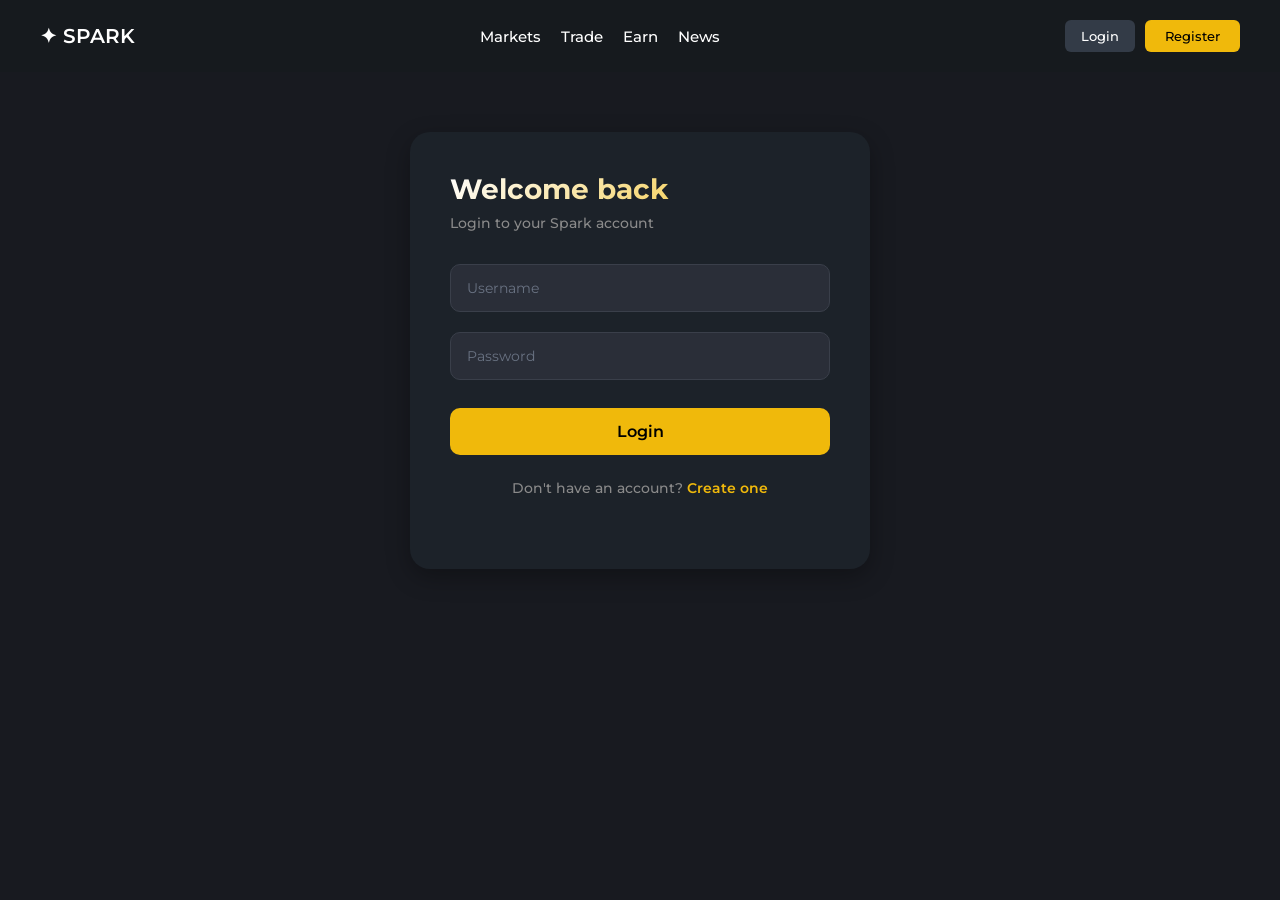
<file: auth.html>
<!DOCTYPE html>
<html lang="en">
<head>
        <!-- Google tag (gtag.js) -->
<script async src="https://www.googletagmanager.com/gtag/js?id=G-CV4RYXX878"></script>
<script>
  window.dataLayer = window.dataLayer || [];
  function gtag(){dataLayer.push(arguments);}
  gtag('js', new Date());

  gtag('config', 'G-CV4RYXX878');
</script>
    <meta charset="UTF-8">
    <meta name="viewport" content="width=device-width, initial-scale=1.0">
    <title>Spark | Login & Register</title>
    <link rel="stylesheet" href="style.css">
    <link rel="stylesheet" href="auth.css">
</head>

<body>
    <header class="header">
        <div class="logo">
            ✦ SPARK
        </div>
        <nav class="nav">
            <a href="index.html">Markets</a>
            <a href="#">Trade</a>
            <a href="#">Earn</a>
            <a href="#">News</a>
        </nav>
        <div class="header-actions">
            <button class="login" onclick="switchForm('login')">Login</button>
            <button class="reg" onclick="switchForm('register')">Register</button>
        </div>
    </header>

    <div class="auth-container">
        <div class="auth-card">
            <!-- Форма входа -->
            <div id="login-form" class="auth-form active">
                <h2>Welcome back</h2>
                <p>Login to your Spark account</p>
                
                <div class="input-field">
                    <input type="text" id="login-username" placeholder="Username" autocomplete="off">
                </div>
                <div class="input-field">
                    <input type="password" id="login-password" placeholder="Password">
                </div>
                
                <button class="auth-button" onclick="handleLogin()">Login</button>
                
                <p class="switch-text">
                    Don't have an account? 
                    <span onclick="switchForm('register')">Create one</span>
                </p>
            </div>

            <!-- Форма регистрации -->
            <div id="register-form" class="auth-form">
                <h2>Create account</h2>
                <p>Join Spark and start tracking crypto</p>
                
                <div class="input-field">
                    <input type="text" id="reg-username" placeholder="Username" autocomplete="off">
                </div>
                <div class="input-field">
                    <input type="email" id="reg-email" placeholder="Email (optional)">
                </div>
                <div class="input-field">
                    <input type="password" id="reg-password" placeholder="Password">
                </div>
                <div class="input-field">
                    <input type="password" id="reg-confirm" placeholder="Confirm password">
                </div>
                
                <button class="auth-button" onclick="handleRegister()">Register</button>
                
                <p class="switch-text">
                    Already have an account? 
                    <span onclick="switchForm('login')">Login</span>
                </p>
            </div>
        </div>
    </div>

    <script src="auth.js"></script>
</body>
</html>
</file>
<file: style.css>
@import url('https://fonts.googleapis.com/css2?family=Montserrat:ital,wght@0,100..900;1,100..900&display=swap');

*{
  margin: 0;
  padding: 0;
  box-sizing: border-box;
} 

body{
  font-family: 'Montserrat', sans-serif;
  font-weight: 500;
  background: #181A20;
  color:white;
}

a {
  text-decoration: none;
}

header {
  display: flex;
  justify-content: space-between;
  align-items: center;
  padding: 20px 40px;
  background:#161a1e;
}

header .logo{
  font-weight: 600;
  font-size: 20px;
}

header nav {
  display: flex;
  gap: 20px;
}

header nav a {
  color: #fff;
  font-size: 15px;
  transition: 0.3s;
}

header nav a:hover {
  color: #f0b90b;
}

header .header-actions {
  display: flex;
  gap: 10px;
}

header button.login {
  background: #333b47;
  border: none;
  color: white;
  font-family: 'Montserrat', sans-serif;
  padding: 8px 16px;
  border-radius: 6px;
  font-weight: 500;
  cursor: pointer;
  transition: 0.2s;
}

header button.login:hover {
  background: #2e333e;
}

header button.reg {
  background: #f0b90b;
  border: none;
  padding: 8px 20px;
  border-radius: 6px;
  font-family: 'Montserrat', sans-serif;
  cursor: pointer;
  font-weight: 500;
  transition: 0.2s;
}

header button.reg:hover {
  background: #c09402;
}

.balance {
  color: #fff;
  font-weight: 600;
  padding: 8px 14px;
  border-radius: 10px;
  background: rgba(255,255,255,0.05);
  backdrop-filter: blur(10px);
}

.main {
  max-width: 1200px;
  margin: 40px auto;
  padding: 20px;
  background: #161a1e;
  border-radius: 12px;
}

.cards {
  display: flex;
  flex-direction: column;
  padding-top: 30px;
  gap: 12px;
}

.card {
  display: flex;
  align-items: center;
  gap: 20px;
  width: 100%;
  padding: 16px 20px;
  border-radius: 10px;  
  cursor: pointer;
  transition: 0.1s;
}

.card:hover {
  background: #1c2229;
}

.card img {
  width: 40px;
  height: 40px;
  object-fit: contain;
}

.card .coin-name {
  font-size: 18px;
  font-weight: 600;
  min-width: 50px;
}

.card .coin-fullname {
  color: #8a8a8a;
  font-size: 14px;
  min-width: 100px;
}

.card .price {
  margin-left: auto;
  font-size: 15px;
  font-weight: 500;
  min-width: 120px;
  text-align: right;
}

.card .price-change {
  font-size: 14px;
  font-weight: 500;
  min-width: 80px;
  text-align: right;
  margin: 0;
}

.buy-btn {
  padding: 8px 20px;
  border: none;
  border-radius: 6px;
  font-family: 'Montserrat', sans-serif;
  background: #f0b90b;
  color: black;
  font-weight: 600;
  cursor: pointer;
  transition: 0.2s;
}

.buy-btn:hover {
  background: #c09402;
}

.price-up {
  color: #00b894;
}

.price-down {
  color: #d63031;
}

.hero-text {
  padding: 0 20px;
}

.hero-text h3 {
  font-size: 20px;
  padding-bottom: 10px;
}

.hero-text p {
  font-size: 13px;
  color: #697282
}

.table-header {
  display: flex;
  align-items: center;
  gap: 20px;
  padding: 12px 20px;
  margin-top: 24px;
}

.table-header div {
  color: #697282;
  font-size: 12px;
  font-weight: 500;
}

.table-header .col-fullname {
  width: 100px;
}

.table-header .col-price {
  margin-left: auto;
  width: 120px;
  text-align: right;
}

.table-header .col-change {
  width: 80px;
  text-align: right;
}

.table-header .col-change {
  width: 100px;
}

.table-header,
.card {
  display: flex;
  align-items: center;
  gap: 20px;
}

.card img,
.col-icon {
  width: 40px;
}

.coin-name,
.col-name {
  width: 60px;
}

.coin-fullname,
.col-fullname {
  width: 120px;
}

.price,
.col-price {
  width: 120px;
  text-align: right;
}

.price-change,
.col-change {
  width: 100px;
  text-align: right;
}

.buy-btn,
.col-action {
  width: 100px;
}

.header-right {
  display: flex;
  align-items: center;
}

.switch-theme {
  margin-left: 15px;
}

.switch-theme button {
  padding: 8px 16px;
  border-radius: 7px;
  background: none;
  border: none;
  outline: none;
  font-family: 'Montserrat', sans-serif;
  font-size: 14px;
  font-weight: 500;
  cursor: pointer;
  transition: 0.3s;
  color: white;
  background-color:#220c29;
}

.switch-theme button:hover {
  background: rgba(255,255,255,0.2);
  transform: scale(1.02);
}

body.light-mode {
  background: #f5f7fb;
  color: #1a1a2e;
}

body.light-mode header {
  background: #ffffff;
  box-shadow: 0 2px 10px rgba(0,0,0,0.05);
}

body.light-mode header nav a {
  color: #1a1a2e;
}

body.light-mode header nav a:hover {
  color: #f0b90b;
}

body.light-mode .main {
  background: rgba(0,0,0,0.02);
  border: 1px solid rgba(0,0,0,0.05);
}

body.light-mode .card:hover {
  background: rgba(0,0,0,0.03);
}

body.light-mode .card .coin-fullname {
  color: #6c757d;
}

body.light-mode .table-header div {
  color: #6c757d;
}

body.light-mode .hero-text p {
  color: #6c757d;
}

body.light-mode .switch-theme button {
  background: #e9ecef;
  border-color: #dee2e6;
  color: #1a1a2e;
}

body.light-mode .switch-theme button:hover {
  background: #dee2e6;
}

body.light-mode .price-up {
  color: #00b894;
}

body.light-mode .price-down {
  color: #d63031;
}

body.light-mode .buy-btn {
  background: #f0b90b;
  color: #1a1a2e;
}

body.light-mode .buy-btn:hover {
  background: #d4a00a;
}

.header-actions span {
  color: #fff;
}

body.light-mode .header-actions span {
  color: #1a1a2e !important;
}

body.light-mode .header-actions button.login {
  background: #e9ecef;
  color: #1a1a2e;
  border: 1px solid #dee2e6;
}

body.light-mode .header-actions button.login:hover {
  background: #dee2e6;
}

.modal {
  display: none;
  position: fixed;
  top: 0;
  left: 0;
  width: 100%;
  height: 100%;
  background: rgba(0,0,0,0.7);
}

.modal-content {
  background: #161a1e;
  padding: 20px;
  margin: 10% auto;
  width: 80%;
  max-width: 600px;
  border-radius: 10px;
}

#closeModal {
  float: right;
  cursor: pointer;
  font-size: 20px;
}

#toast {
  position: fixed;
  bottom: 25px;
  right: 25px;

  min-width: 180px;
  max-width: 260px;

  padding: 12px 16px;
  border-radius: 10px;

  font-size: 14px;
  font-weight: 500;

  color: #fff;

  background: rgba(20, 24, 30, 0.9);
  backdrop-filter: blur(30px);

  border: 1px solid rgba(255,255,255,0.06);

  box-shadow: 0 10px 30px rgba(0,0,0,0.5);

  opacity: 0;
  transform: translateY(15px);

  transition: 0.25s ease;

  pointer-events: none;
  z-index: 9999;
}

#toast.show {
  opacity: 1;
  transform: translateY(0);
}

#toast.success {
  border-left: 4px solid #00b894;
}

#toast.error {
  border-left: 4px solid #d63031;
}

#toast.info {
  border-left: 4px solid #3498db;
}

footer {
  display: flex;
  justify-content: center;
  gap: 50px;
  padding-top: 50px;
  border-top: 1px #2e333e solid;
  margin: 10px;
}

footer div h3 {
  padding-bottom: 8px;
  font-size: 16px;
}

footer div a {
  color: #fff;
  font-weight: 500;
  letter-spacing: -0.5px;
  font-size: 14px;
  color: #e2e2e2;
  transition: 0.3s;
}

footer div a:hover {
  color: #f0b90b;
}

body.light-mode footer {
  background: #ffffff;
  border-top: 1px solid #e9ecef;
}

body.light-mode footer div h3 {
  color: #1a1a2e;
}

body.light-mode footer div a {
  color: #6c757d;
}

body.light-mode footer div a:hover {
  color: #f0b90b;
}

@media (max-width: 768px) {
  header {
    padding: 15px 20px;
    flex-wrap: wrap;
    gap: 10px;
  }
  
  header nav {
    order: 3;
    width: 100%;
    justify-content: center;
  }
  
  .card {
    flex-wrap: wrap;
  }
  
  .card .price {
    margin-left: 0;
    margin-right: auto;
  }
  
  .buy-btn {
    width: 50%;
    margin: 10px auto;
    display: block;
    max-width: 200px;
  }

  .cards .table-header {
    display: none;
  }

  footer {
    flex-direction: column;
    align-items: center;
    text-align: center;
    gap: 40px;
  }

  footer div a:hover {
    transform: none;
  }
}
</file>
<file: auth.css>
.auth-container {
    max-width: 500px;
    margin: 60px auto;
    padding: 0 20px;
}

.auth-card {
    background: #1c2229;
    border-radius: 20px;
    padding: 40px;
    box-shadow: 0 8px 24px rgba(0, 0, 0, 0.3);
}

.auth-form {
    display: none;
}

.auth-form.active {
    display: block;
    animation: fadeIn 0.3s ease;
}

@keyframes fadeIn {
    from {
        opacity: 0;
        transform: translateY(-10px);
    }
    to {
        opacity: 1;
        transform: translateY(0);
    }
}

.auth-form h2 {
    font-size: 28px;
    font-weight: 700;
    margin-bottom: 8px;
    background: linear-gradient(135deg, #fff, #f0b90b);
    -webkit-background-clip: text;
    background-clip: text;
    color: transparent;
}

.auth-form p {
    color: #8a8a8a;
    font-size: 14px;
    margin-bottom: 32px;
}

.input-field {
    margin-bottom: 20px;
}

.input-field input {
    width: 100%;
    padding: 14px 16px;
    background: #2a2e38;
    border: 1px solid #3a3f4a;
    border-radius: 10px;
    font-family: 'Montserrat', sans-serif;
    font-size: 14px;
    color: white;
    transition: all 0.2s;
}

.input-field input:focus {
    outline: none;
    border-color: #f0b90b;
    background: #1f2329;
}

.input-field input::placeholder {
    color: #697282;
}

.auth-button {
    width: 100%;
    padding: 14px;
    background: #f0b90b;
    border: none;
    border-radius: 10px;
    font-family: 'Montserrat', sans-serif;
    font-weight: 600;
    font-size: 16px;
    cursor: pointer;
    transition: all 0.2s;
    margin-top: 8px;
}

.auth-button:hover {
    background: #d4a00a;
    transform: scale(1.01);
}

.switch-text {
    text-align: center;
    margin-top: 24px;
    font-size: 13px;
    color: #8a8a8a;
}

.switch-text span {
    color: #f0b90b;
    cursor: pointer;
    font-weight: 600;
}

.switch-text span:hover {
    text-decoration: underline;
}

@media (max-width: 768px) {
    .auth-container {
        margin: 40px auto;
    }
    
    .auth-card {
        padding: 30px 24px;
    }
    
    .auth-form h2 {
        font-size: 24px;
    }
}
</file>
